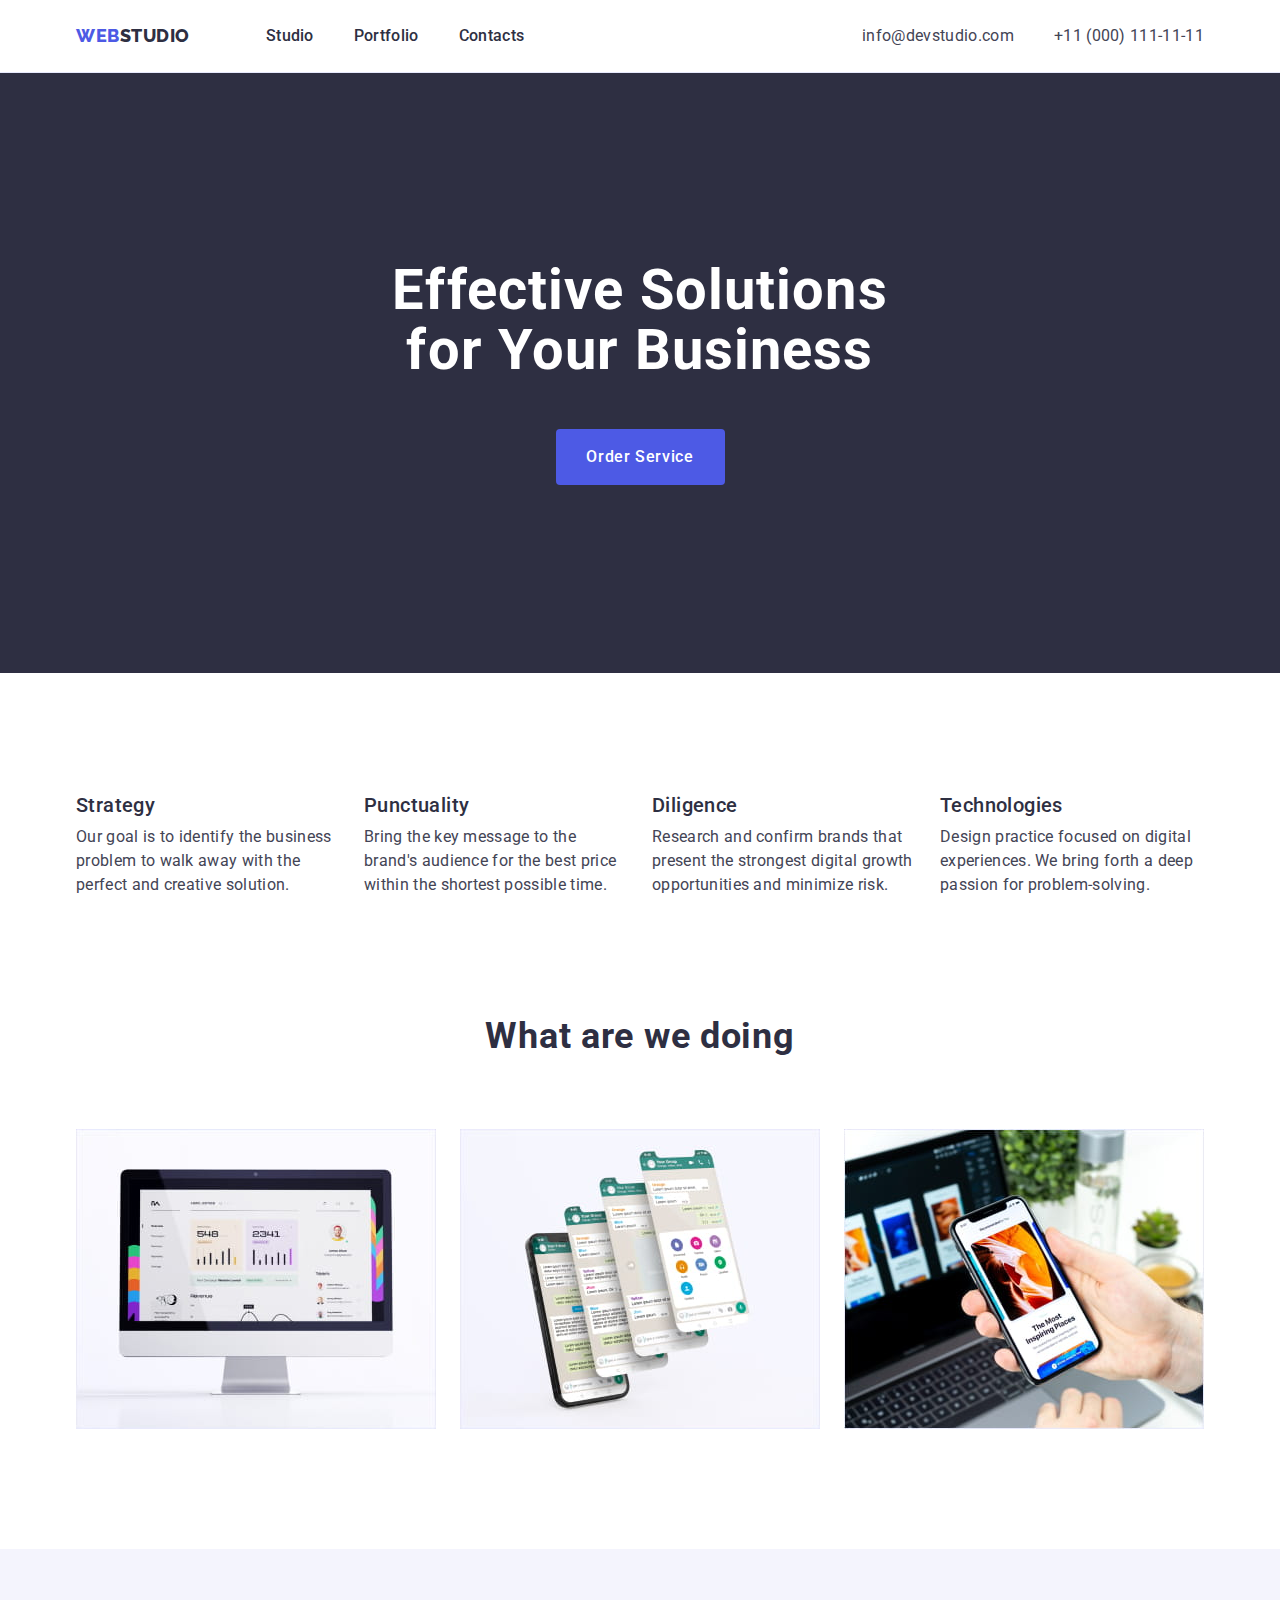
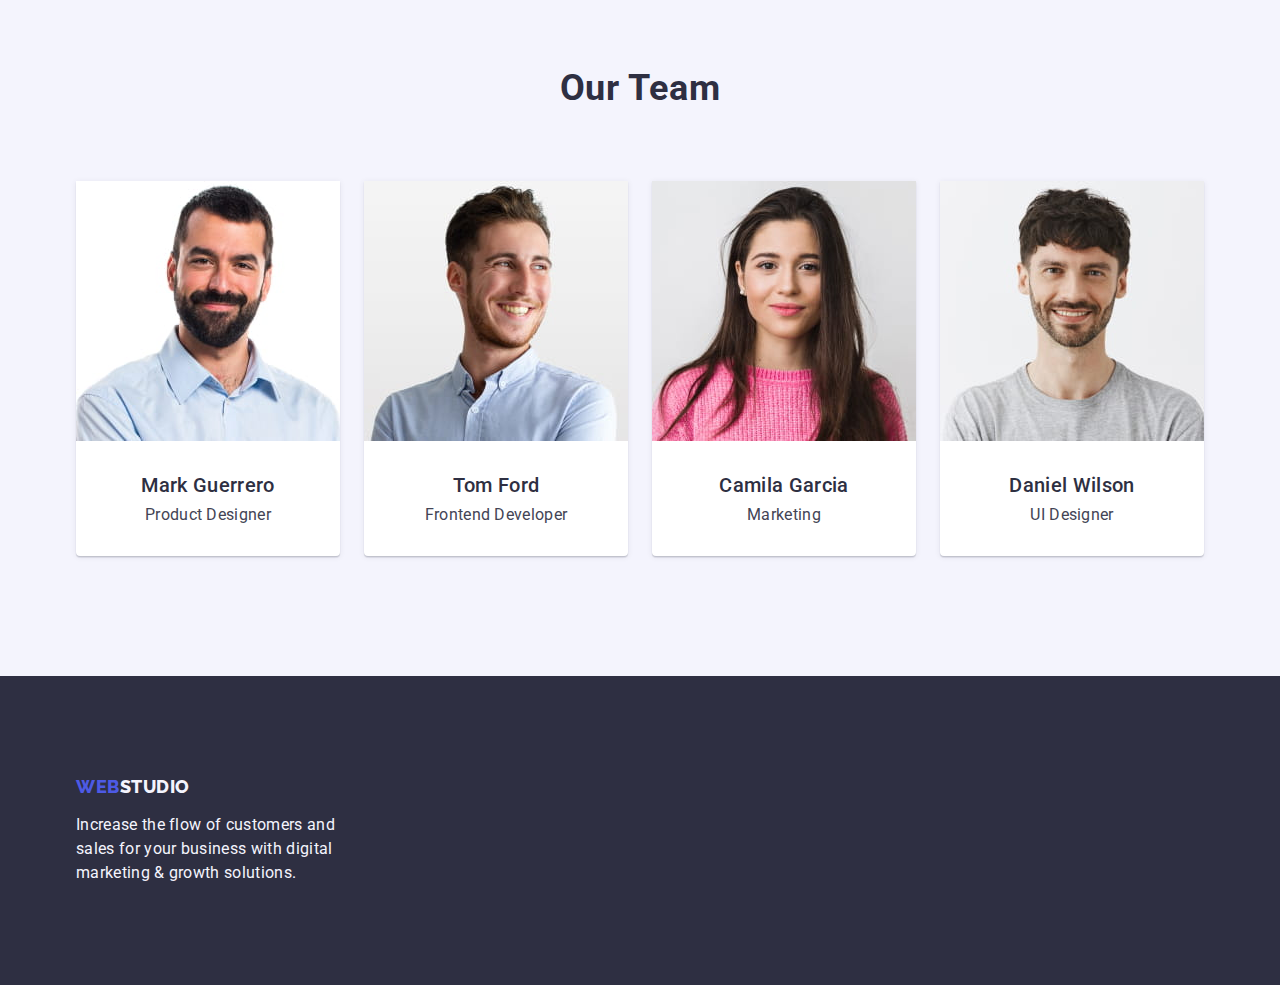
<file: index.html>
<!DOCTYPE html>
<html lang="en">
  <head>
    <meta charset="UTF-8" />
    <meta http-equiv="X-UA-Compatible" content="IE=edge" />
    <meta name="viewport" content="width=device-width, initial-scale=1.0" />
    <title>WebStudio</title>
    <link rel="preconnect" href="https://fonts.googleapis.com" />
    <link rel="preconnect" href="https://fonts.gstatic.com" crossorigin />
    <link
      href="https://fonts.googleapis.com/css2?family=Raleway:wght@800&family=Roboto:wght@400;500;700;900&display=swap"
      rel="stylesheet"
    />
    <link
      rel="stylesheet"
      href="https://cdnjs.cloudflare.com/ajax/libs/modern-normalize/0.6.0/modern-normalize.min.css"
    />

    <link rel="stylesheet" href="./css/styles.css" />
  </head>
  <body>
    <!--Header-->

    <header class="header">
      <div class="header-flex container">
        <nav class="head-nav">
          <a href="./index.html" class="link logo"
            >Web<span class="logo-gray">Studio</span>
          </a>
          <ul class="list head-list">
            <li class="item">
              <a href="./index.html" class="link">Studio</a>
            </li>
            <li class="item">
              <a href="./portfolio.html" class="link">Portfolio</a>
            </li>
            <li class="item">
              <a href="" class="link">Contacts</a>
            </li>
          </ul>
        </nav>
        <!--address-->
        <address class="adr">
          <ul class="list adr-list">
            <li class="item">
              <a href="mailto:info@devstudio.com" class="link"
                >info@devstudio.com</a
              >
            </li>
            <li class="item">
              <a href="tel:+110001111111" class="link">+11 (000) 111-11-11</a>
            </li>
          </ul>
        </address>
      </div>
    </header>
    <main>
      <!-- Hero -->
      <section class="hero">
        <div class="container">
          <h1 class="hero-head">Effective Solutions for Your Business</h1>
          <button type="button" class="hero-btn">Order Service</button>
        </div>
      </section>
      <!-- Advantages -->
      <section class="advantages">
        <div class="container">
          <h2 class="visually-hidden advant-title">Advantages</h2>
          <ul class="list advant-list">
            <li class="item">
              <h3 class="advant-head">Strategy</h3>
              <p class="advant-par">
                Our goal is to identify the business problem to walk away with
                the perfect and creative solution.
              </p>
            </li>
            <li class="item">
              <h3 class="advant-head">Punctuality</h3>
              <p class="advant-par">
                Bring the key message to the brand's audience for the best price
                within the shortest possible time.
              </p>
            </li>
            <li class="item">
              <h3 class="advant-head">Diligence</h3>
              <p class="advant-par">
                Research and confirm brands that present the strongest digital
                growth opportunities and minimize risk.
              </p>
            </li>
            <li class="item">
              <h3 class="advant-head">Technologies</h3>
              <p class="advant-par">
                Design practice focused on digital experiences. We bring forth a
                deep passion for problem-solving.
              </p>
            </li>
          </ul>
        </div>
      </section>
      <!-- product -->
      <section class="product">
        <div class="container">
          <h2 class="product-head">What are we doing</h2>
          <ul class="list product-list">
            <li class="item">
              <img
                src="./images/computer.jpg"
                alt="computer application"
                width="360"
              />
            </li>
            <li class="item">
              <img
                src="./images/mobile.jpg"
                alt="mobile phone application"
                width="360"
              />
            </li>
            <li class="item">
              <img
                src="./images/notebuk.jpg"
                alt="application for laptops"
                width="360"
              />
            </li>
          </ul>
        </div>
      </section>
      <!--Team-->
      <section class="team-section">
        <div class="container">
          <h2 class="team-head">Our Team</h2>
          <ul class="list team-list">
            <li class="item">
              <img
                src="./images/mark-guerrero.jpg"
                alt="Product Designer Mark Guerrero"
                width="264"
              />
              <div class="team-card">
                <h3 class="team-man">Mark Guerrero</h3>
                <p class="team-proffesion">Product Designer</p>
              </div>
            </li>
            <li class="item">
              <img
                src="./images/tom-ford.jpg"
                alt="Frontend Developer Tom Ford"
                width="264"
              />
              <div class="team-card">
                <h3 class="team-man">Tom Ford</h3>
                <p class="team-proffesion">Frontend Developer</p>
              </div>
            </li>
            <li class="item">
              <img
                src="./images/camila-garcia.jpg"
                alt="Camila Garcia Marketing"
                width="264"
              />
              <div class="team-card">
                <h3 class="team-man">Camila Garcia</h3>
                <p class="team-proffesion">Marketing</p>
              </div>
            </li>
            <li class="item">
              <img
                src="./images/danielwilson.jpg"
                alt="UI Designer Daniel Wilson"
                width="264"
              />
              <div class="team-card">
                <h3 class="team-man">Daniel Wilson</h3>
                <p class="team-proffesion">UI Designer</p>
              </div>
            </li>
          </ul>
        </div>
      </section>
    </main>
    <!--footer-->
    <footer class="footer">
      <div class="container">
        <a href="./index.html" class="link logo-footer">
          Web<span class="logo-waite">Studio</span>
        </a>
        <p class="footer-text">
          Increase the flow of customers and sales for your business with
          digital marketing & growth solutions.
        </p>
      </div>
    </footer>
  </body>
</html>
</file>
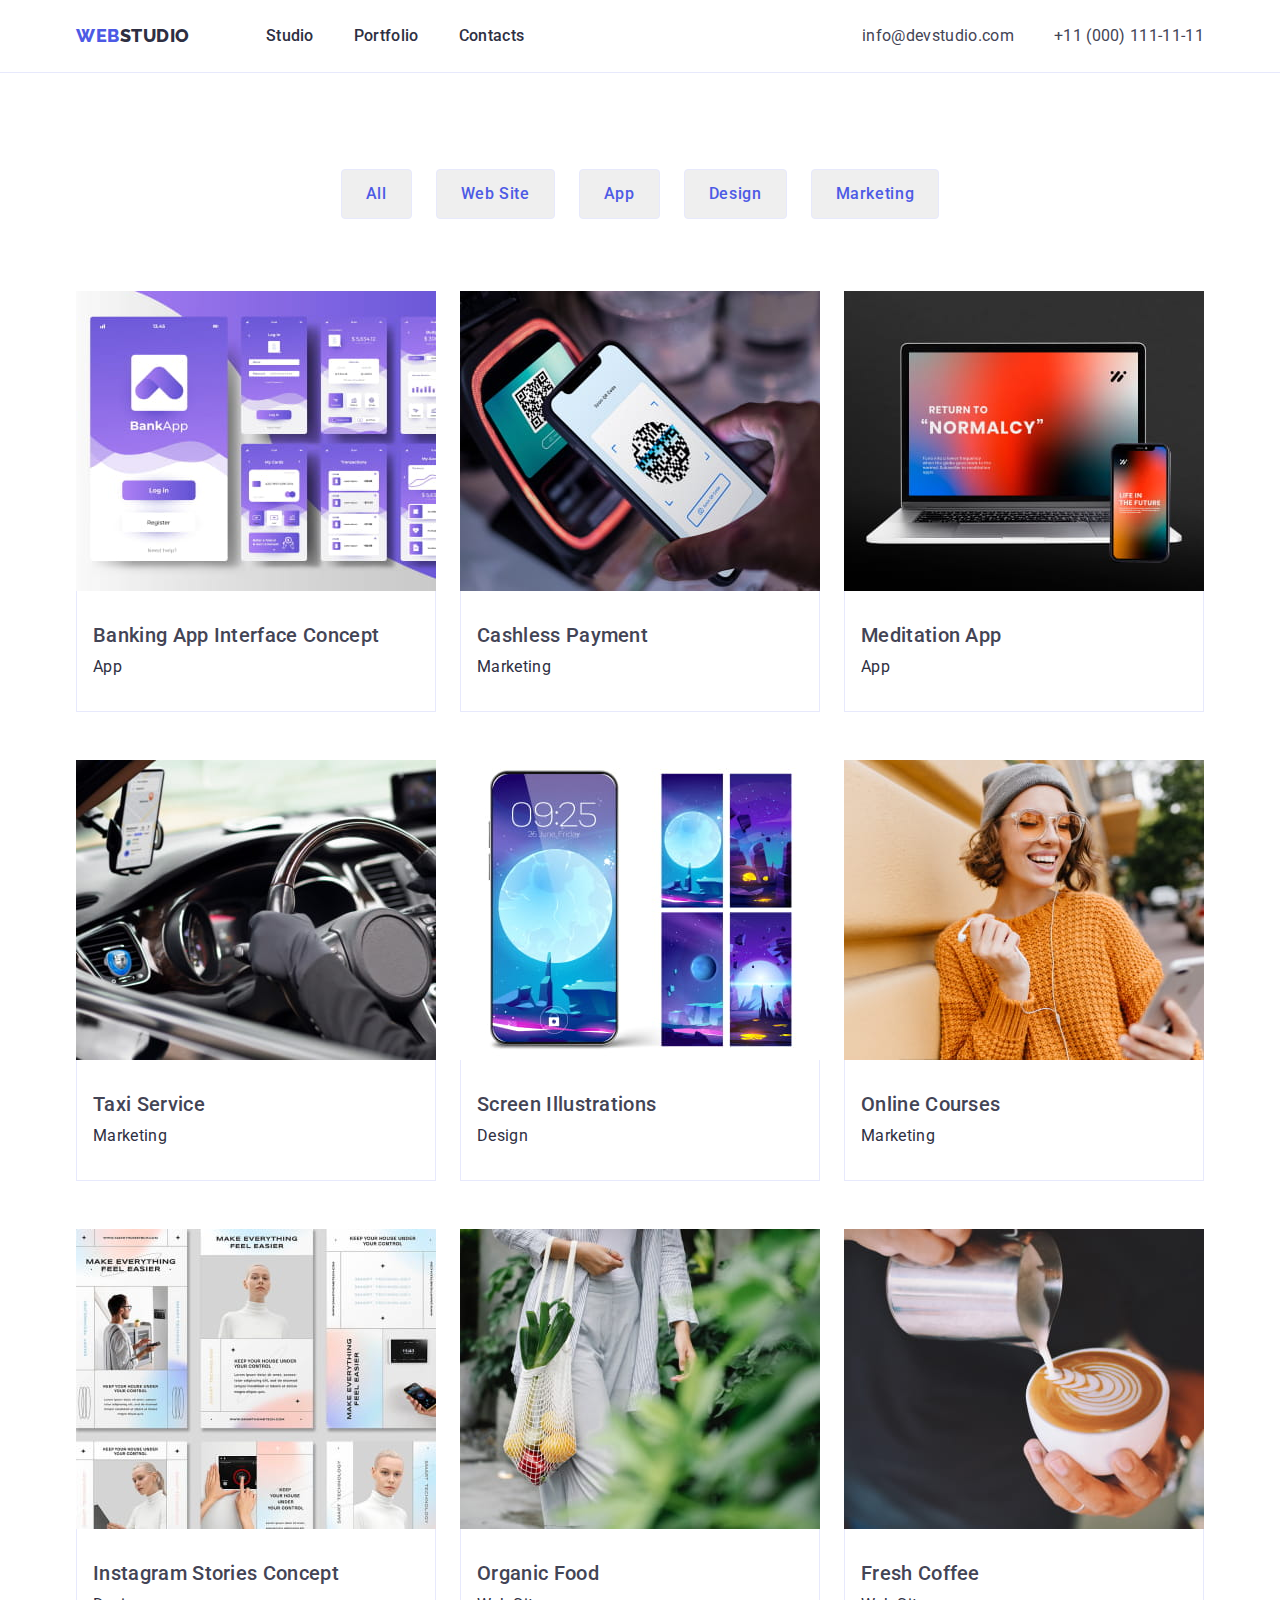
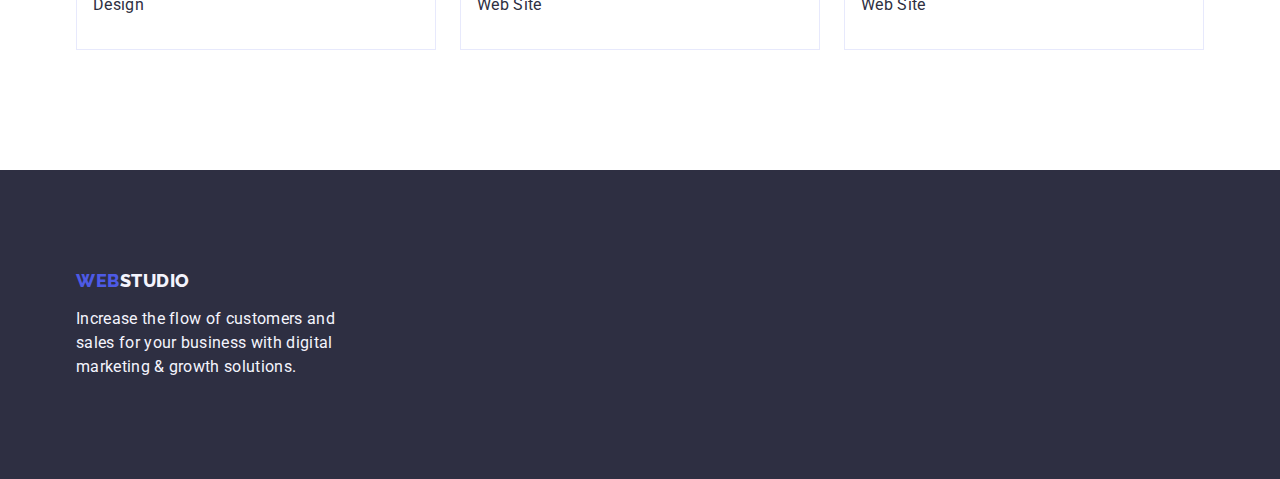
<file: portfolio.html>
<!DOCTYPE html>
<html lang="en">
  <head>
    <meta charset="UTF-8" />
    <meta http-equiv="X-UA-Compatible" content="IE=edge" />
    <meta name="viewport" content="width=device-width, initial-scale=1.0" />
    <title>WebStudio</title>
    <link rel="preconnect" href="https://fonts.googleapis.com" />
    <link rel="preconnect" href="https://fonts.gstatic.com" crossorigin />
    <link
      href="https://fonts.googleapis.com/css2?family=Raleway:wght@800&family=Roboto:wght@400;500;700;900&display=swap"
      rel="stylesheet"
    />
    <link
      rel="stylesheet"
      href="https://cdnjs.cloudflare.com/ajax/libs/modern-normalize/0.6.0/modern-normalize.min.css"
    />

    <link rel="stylesheet" href="./css/styles.css" />
  </head>
  <body>
    <!--Header-->
    <header class="header">
      <div class="header-flex container">
        <nav class="head-nav">
          <a href="./index.html" class="link logo"
            >Web<span class="logo-gray">Studio</span>
          </a>
          <ul class="list head-list">
            <li class="item">
              <a href="./index.html" class="link">Studio</a>
            </li>
            <li class="item">
              <a href="./portfolio.html" class="link">Portfolio</a>
            </li>
            <li class="item">
              <a href="" class="link">Contacts</a>
            </li>
          </ul>
        </nav>
        <!--address-->
        <address class="adr">
          <ul class="list adr-list">
            <li class="item">
              <a href="mailto:info@devstudio.com" class="link"
                >info@devstudio.com</a
              >
            </li>
            <li class="item">
              <a href="tel:+110001111111" class="link">+11 (000) 111-11-11</a>
            </li>
          </ul>
        </address>
      </div>
    </header>
    <main>
      <!--portfolio filter-->
      <section class="portfolio">
        <div class="container">
          <h1 class="visually-hidden">Portfolio</h1>
          <ul class="list filter-list">
            <li><button type="button" class="filter-btn">All</button></li>
            <li><button type="button" class="filter-btn">Web Site</button></li>
            <li><button type="button" class="filter-btn">App</button></li>
            <li><button type="button" class="filter-btn">Design</button></li>
            <li><button type="button" class="filter-btn">Marketing</button></li>
          </ul>
          <ul class="list works-list">
            <li class="item">
              <a href="" class="link">
                <img
                  src="./images/portfolio/banking-app.jpg"
                  alt="Banking App Interface Concept"
                />
                <div class="works-info">
                  <h2 class="works-info-head">Banking App Interface Concept</h2>
                  <p class="works-info-text">App</p>
                </div>
              </a>
            </li>
            <li class="item">
              <a href="" class="link">
                <img
                  src="./images/portfolio/cashles-pay.jpg"
                  alt="Cashless Payment"
                />
                <div class="works-info">
                  <h2 class="works-info-head">Cashless Payment</h2>
                  <p class="works-info-text">Marketing</p>
                </div>
              </a>
            </li>
            <li class="item">
              <a href="" class="link">
                <img
                  src="./images/portfolio/meditation.jpg"
                  alt="Meditation App"
                />
                <div class="works-info">
                  <h2 class="works-info-head">Meditation App</h2>
                  <p class="works-info-text">App</p>
                </div>
              </a>
            </li>
            <li class="item">
              <a href="" class="link">
                <img
                  src="./images/portfolio/taxi-service.jpg"
                  alt="Taxi Service"
                />
                <div class="works-info">
                  <h2 class="works-info-head">Taxi Service</h2>
                  <p class="works-info-text">Marketing</p>
                </div>
              </a>
            </li>
            <li class="item">
              <a href="" class="link">
                <img
                  src="./images/portfolio/illustrations.jpg"
                  alt="Screen Illustrations"
                />
                <div class="works-info">
                  <h2 class="works-info-head">Screen Illustrations</h2>
                  <p class="works-info-text">Design</p>
                </div>
              </a>
            </li>
            <li class="item">
              <a href="" class="link">
                <img
                  src="./images/portfolio/onln-courses.jpg"
                  alt="Online Courses"
                />
                <div class="works-info">
                  <h2 class="works-info-head">Online Courses</h2>
                  <p class="works-info-text">Marketing</p>
                </div>
              </a>
            </li>
            <li class="item">
              <a href="" class="link">
                <img
                  src="./images/portfolio/instagram.jpg"
                  alt="Instagram Stories Concept"
                />
                <div class="works-info">
                  <h2 class="works-info-head">Instagram Stories Concept</h2>
                  <p class="works-info-text">Design</p>
                </div>
              </a>
            </li>
            <li class="item">
              <a href="" class="link">
                <img
                  src="./images/portfolio/organic-food.jpg"
                  alt="Organic Food"
                />
                <div class="works-info">
                  <h2 class="works-info-head">Organic Food</h2>
                  <p class="works-info-text">Web Site</p>
                </div>
              </a>
            </li>
            <li class="item">
              <a href="" class="link">
                <img
                  src="./images/portfolio/fresh-coffe.jpg"
                  alt="Fresh Coffee"
                />
                <div class="works-info">
                  <h2 class="works-info-head">Fresh Coffee</h2>
                  <p class="works-info-text">Web Site</p>
                </div>
              </a>
            </li>
          </ul>
        </div>
      </section>
    </main>
    <footer class="footer">
      <div class="container">
        <a href="./index.html" class="link logo-footer">
          Web<span class="logo-waite">Studio</span>
        </a>
        <p class="footer-text">
          Increase the flow of customers and sales for your business with
          digital marketing & growth solutions.
        </p>
      </div>
    </footer>
  </body>
</html>
</file>
<file: css/styles.css>
:root {
    --primary-fon-color: #ffffff;
    --secondary-fon-color: #E7E9FC;
    --primary-text-color: #434455;
    --second-color: #2E2F42;
    --accent-color: #F4F4FD;
    --button-color: #4D5AE5;
    --button-accent-color: #404bbf;
}


h1,
h2,
h3,
h4,
h5,
h6,
ul,
li,
p {
    padding: 0;
    margin: 0;
}

img {
    display: block;
}

.list {
    list-style: none;
}


.link {
    text-decoration: none;
    color: var(--second-color);
}


body {
    font-family: 'Roboto', sans-serif;
    font-weight: 400;
    font-size: 16px;
    line-height: 1.5;
    letter-spacing: 0.02em;

    color: var(--primary-text-color);
    background-color: var(--primary-fon-color);
}

.visually-hidden {
    position: absolute;
    width: 1px;
    height: 1px;
    margin: -1px;
    border: 0;
    padding: 0;
    white-space: nowrap;
    clip-path: inset(100%);
    clip: rect(0 0 0 0);
    overflow: hidden;
}

.container {
    width: 1158px;
    padding: 0 15px;
    margin: 0 auto;

    /*   outline: 2px solid tomato;*/
}

.header {
    border-bottom: 1px solid var(--secondary-fon-color)
}

.header-flex {
    display: flex;
    justify-content: space-between;
}

/*naviganion*/


.head-nav {
    display: flex;
    align-items: center;
}

.logo {
    margin-right: 76px;
    text-transform: uppercase;
    font-family: 'Raleway', sans-serif;
    font-weight: 800;
    font-size: 18px;
    line-height: 1.17;
    letter-spacing: 0.03em;
    color: var(--button-color);
}

.logo-gray {
    color: var(--second-color);
}

.head-list {
    display: flex;
}

.head-list .item:not(:last-child) {
    margin-right: 40px;
}

.head-list .link {
    display: block;

    padding-top: 24px;
    padding-bottom: 24px;

    font-weight: 500;
}

.head-list .link:hover,
.head-list .link:focus {
    color: var(--button-accent-color);
}

.adr {
    font-style: normal;
}

.adr-list {
    display: flex;
}

.adr-list .link {
    display: block;
    padding-top: 24px;
    padding-bottom: 24px;

    color: var(--primary-text-color);
}

.adr-list .item:not(:last-child) {
    margin-right: 40px;
}

.adr-list .link:hover,
.adr-list .link:focus {
    color: var(--button-accent-color);
}

/*========= hero ===============*/

.hero {
    padding: 188px 0;

    background-color: var(--second-color);
    text-align: center;

}

.hero-head {
    max-width: 496px;
    margin: 0 auto 48px;

    font-weight: 700;
    font-size: 56px;
    line-height: 1.07;
    letter-spacing: 0.02em;

    color: var(--primary-fon-color);
}

.hero-btn {
    display: block;
    margin: 0 auto;

    font-family: 'Roboto', sans-serif;
    font-style: normal;
    font-weight: 500;
    font-size: 16px;
    line-height: 1.5;
    letter-spacing: 0.04em;


    background-color: var(--button-color);
    color: var(--primary-fon-color);

    min-width: 169px;
    height: 56px;
    border: none;
    border-radius: 4px;
    cursor: pointer;
}

.hero-btn:hover,
.hero-btn:focus {
    background-color: var(--button-accent-color);
}


/*======== Advantages ===========*/

.advantages {
    padding: 120px 0;
}

.advant-list {
    display: flex;
    /* gap: 24px; */
}

.advant-list .item:not(:last-child) {
    margin-right: 24px;
}

.advant-list .item {
    width: calc((100% -72px) / 4);
}

.advant-head {
    margin-bottom: 8px;

    font-weight: 500;
    font-size: 20px;
    line-height: 1.2;
    letter-spacing: 0.02em;

    color: var(--second-color);
}

.advant-par {
    width: 264px;
    font-size: 16px;
}

/*=========== Product ============*/

.product {
    padding-bottom: 120px;
}

.product-head,
.team-head {
    margin-bottom: 72px;

    font-weight: 700;
    font-size: 36px;
    line-height: 1.11;
    letter-spacing: 0.02em;

    text-align: center;

    color: var(--second-color);
}

.product-list {
    display: flex;
    gap: 24px;
}

.product-list .item {
    width: calc((100% - 48px) / 3);

}


/*========== Team ============*/

.team-section {
    padding-top: 120px;
    padding-bottom: 120px;

    background-color: var(--accent-color);
}

.team-list {
    display: flex;
    gap: 24px;
}

.team-list .item {

    width: calc((100% - 72px) / 4);
    background-color: var(--primary-fon-color);

    box-shadow: 0px 1px 6px rgba(46, 47, 66, 0.08), 0px 1px 1px rgba(46, 47, 66, 0.16), 0px 2px 1px rgba(46, 47, 66, 0.08);
    border-radius: 0px 0px 4px 4px;

}

.team-card {
    padding: 32px 16px;

    font-weight: 400;
    font-size: 16px;
    line-height: 1.2;
    letter-spacing: 0.02em;
    text-align: center;

    color: var(--primary-text-color);

}

.team-man {
    margin-bottom: 8px;

    font-weight: 500;
    font-size: 20px;

    color: var(--second-color);
}

/*========= portfolio ===========*/
.portfolio {
    padding-top: 96px;
    padding-bottom: 120px;

}

.filter-list {
    display: flex;
    justify-content: center;
    gap: 24px;
    margin-bottom: 72px;
}

.filter-btn {
    padding: 12px 24px;

    font-family: 'Roboto', sans-serif;
    font-style: normal;
    font-weight: 500;
    font-size: 16px;
    line-height: 1.5;
    letter-spacing: 0.04em;

    border-radius: 4px;
    border: 1px solid var(--secondary-fon-color);

    color: var(--button-color);
    cursor: pointer;
}

.filter-btn:hover,
.filter-btn:focus,
.filter-btn:active {
    border: 1px solid transparent;
    background-color: var(--button-accent-color);
    color: var(--primary-fon-color);
}

.works-list {
    display: flex;
    flex-wrap: wrap;
    column-gap: 24px;
    row-gap: 48px;
}

.works-list>.item {
    width: calc((100% - 48px) / 3);

}

.works-info {
    padding: 32px 16px;

    border: 1px solid var(--secondary-fon-color);
    border-top: none;

}

.works-info-head {
    margin-bottom: 8px;

    font-weight: 500;
    font-size: 20px;
    line-height: 1.2;

    color: var(--primary-text-color);
}

.works-info-text {

    font-size: 16px;
    line-height: 1.5;

    color: var(--second-color);
}


/*========== Footer ========*/

.footer {
    padding-top: 100px;
    padding-bottom: 100px;
    background-color: var(--second-color);
    color: var(--accent-color);
}

.logo-footer {
    display: inline-block;
    margin-bottom: 16px;

    text-transform: uppercase;
    font-family: 'Raleway', sans-serif;
    font-weight: 800;
    font-size: 18px;
    line-height: 1.17;
    letter-spacing: 0.03em;
    color: var(--button-color);
}

.logo-waite {

    color: var(--accent-color);
}

.footer-text {

    width: 264px;
}
</file>
